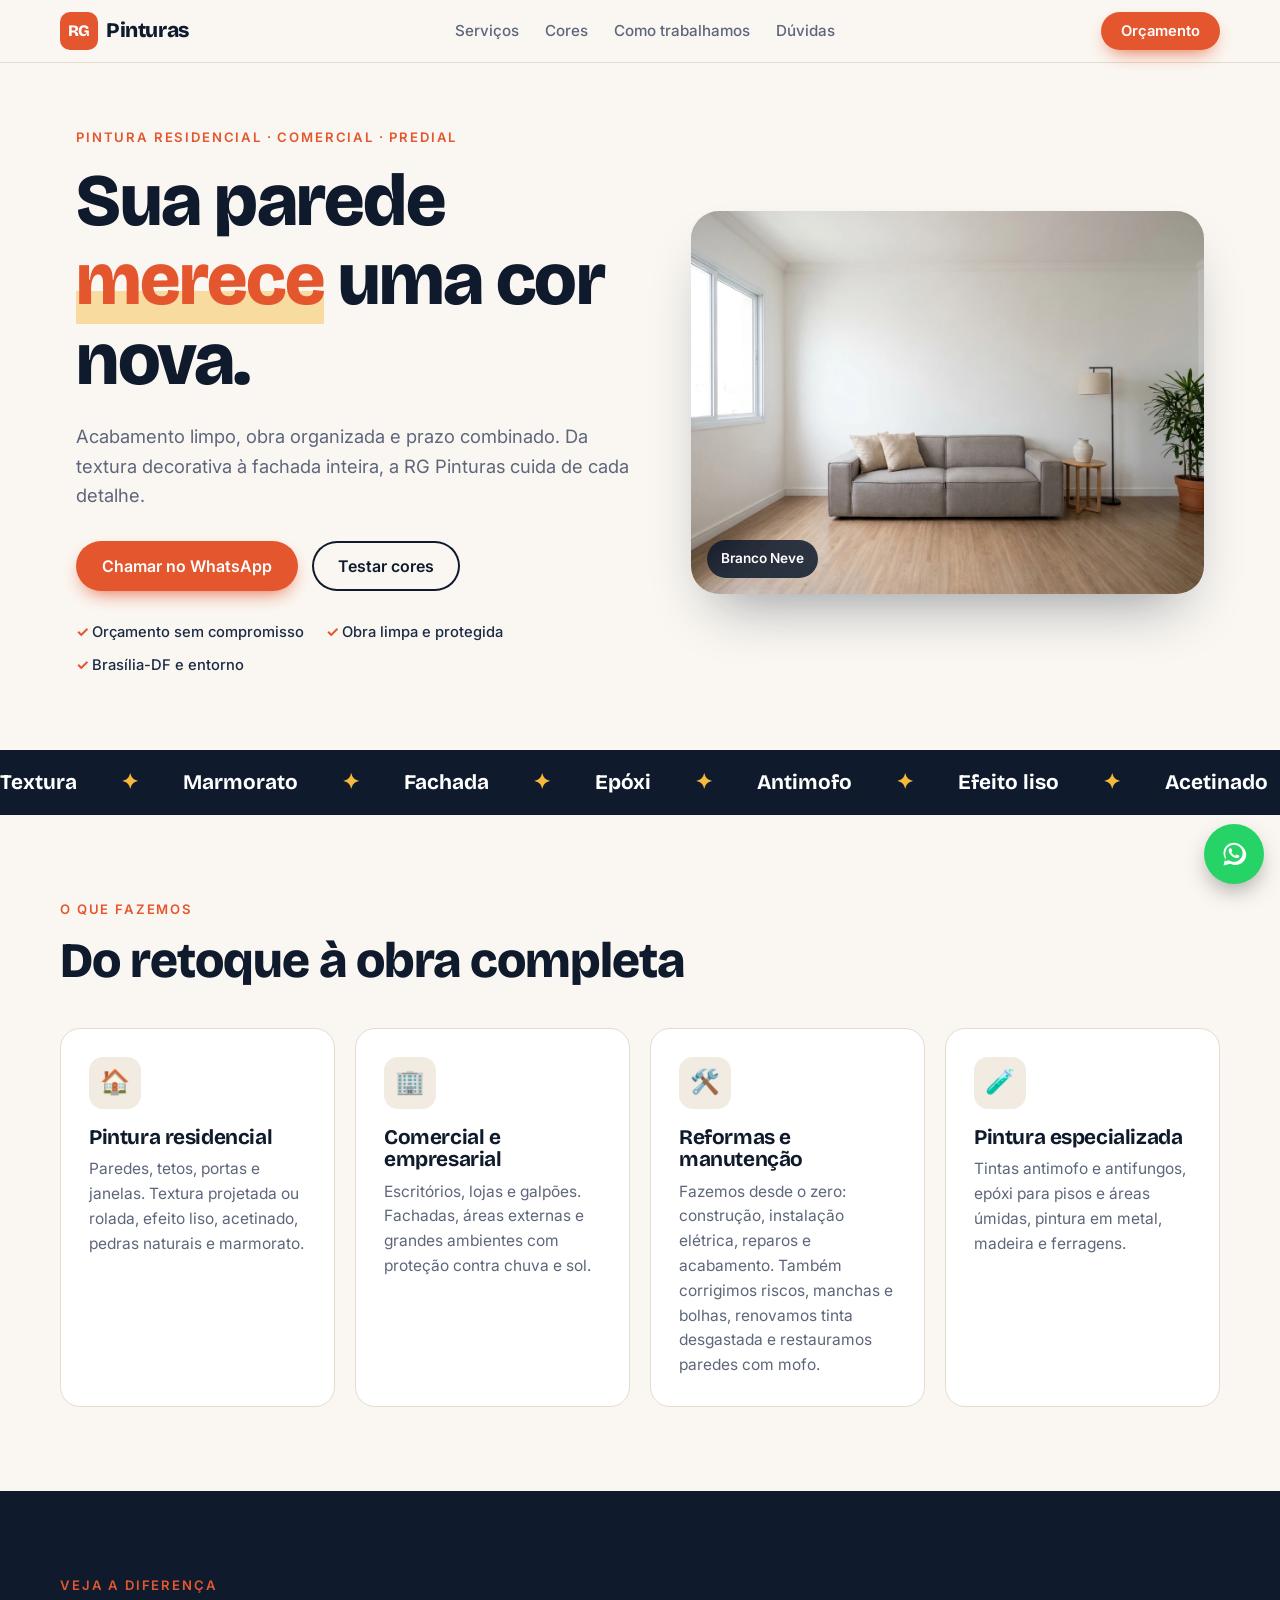
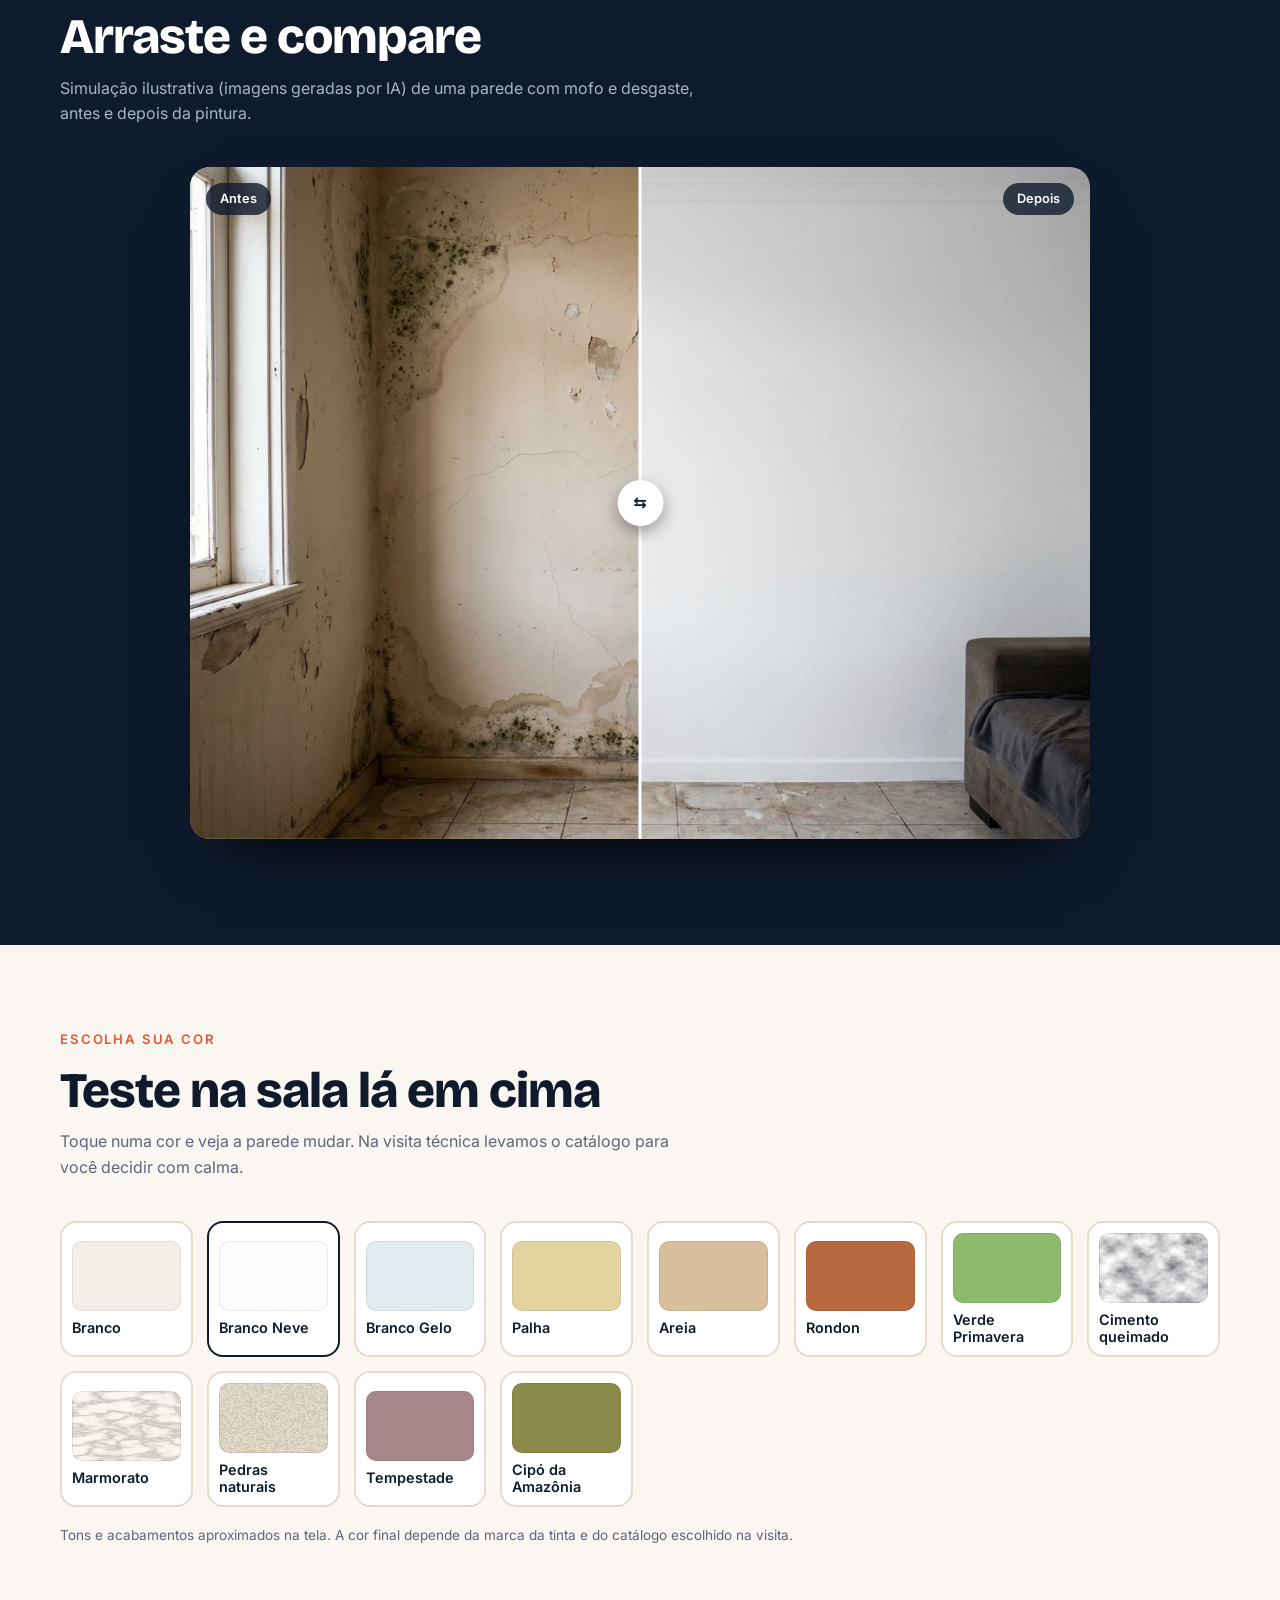
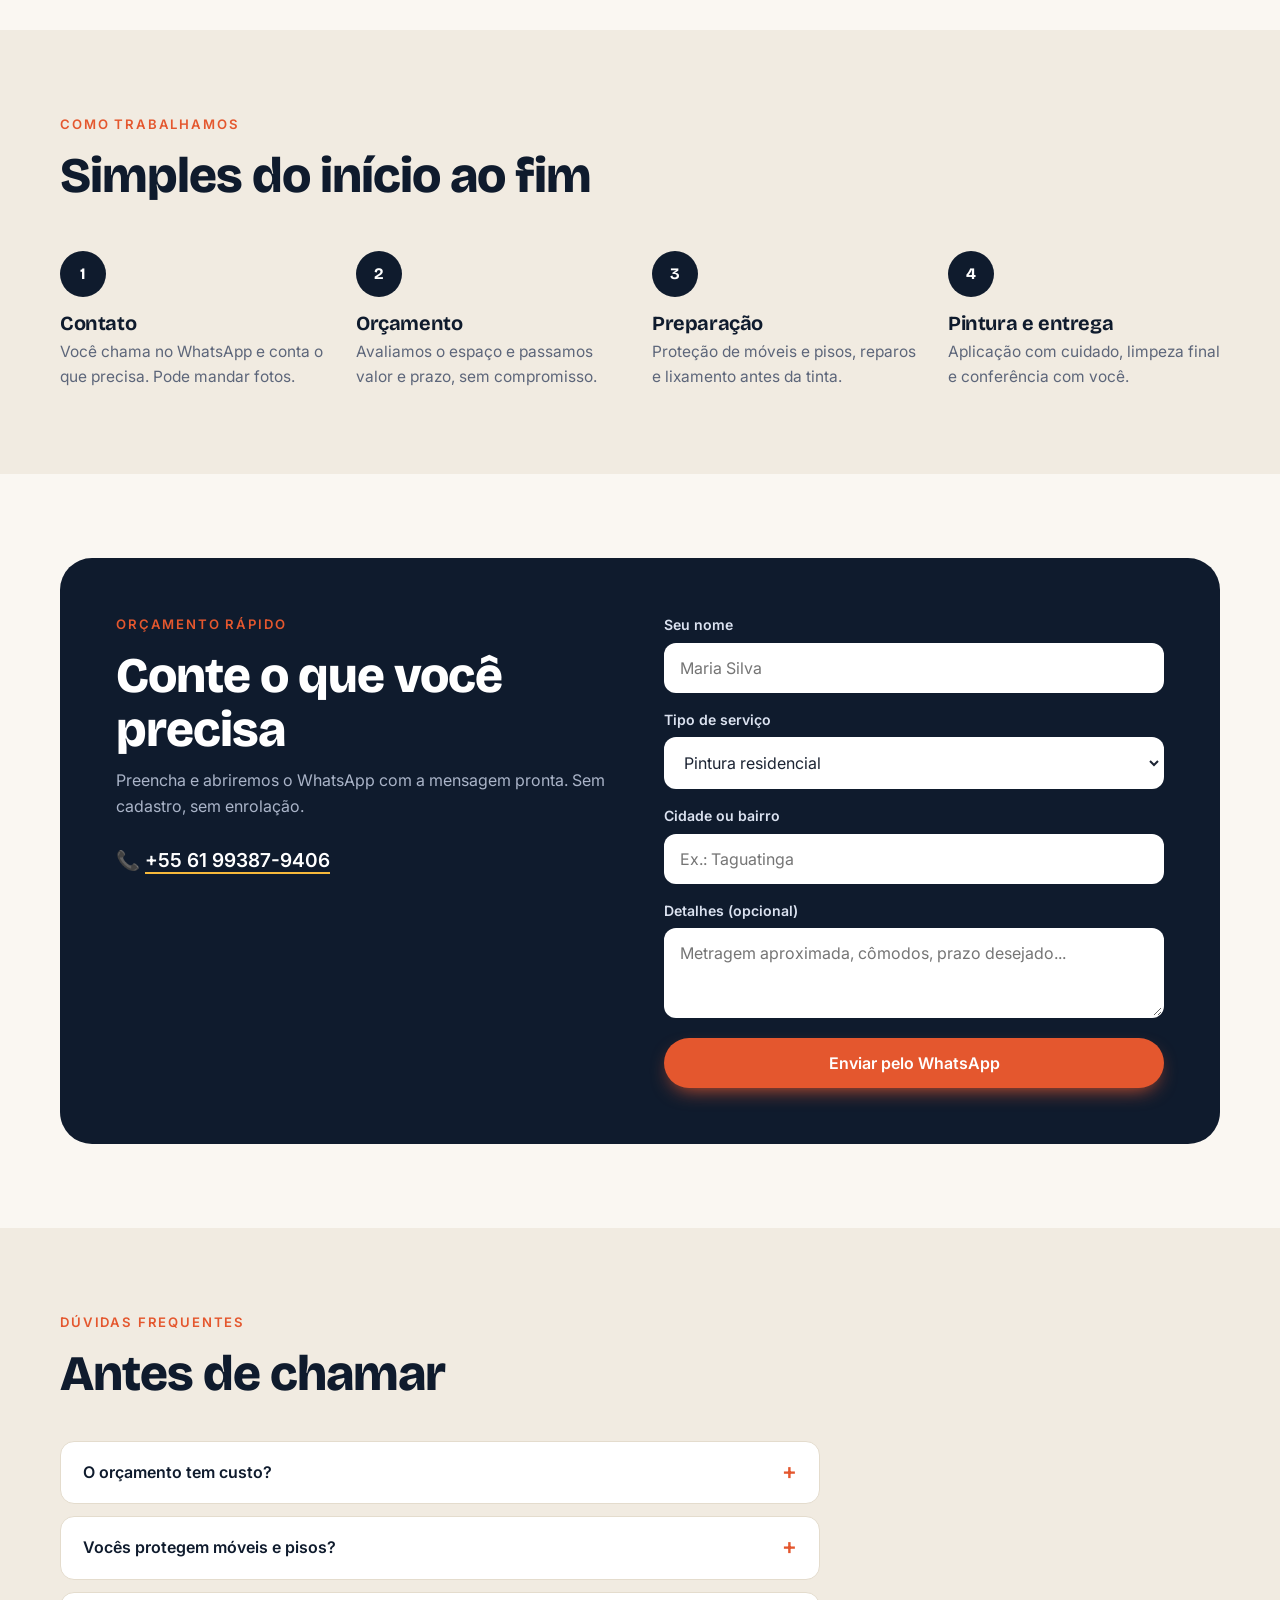
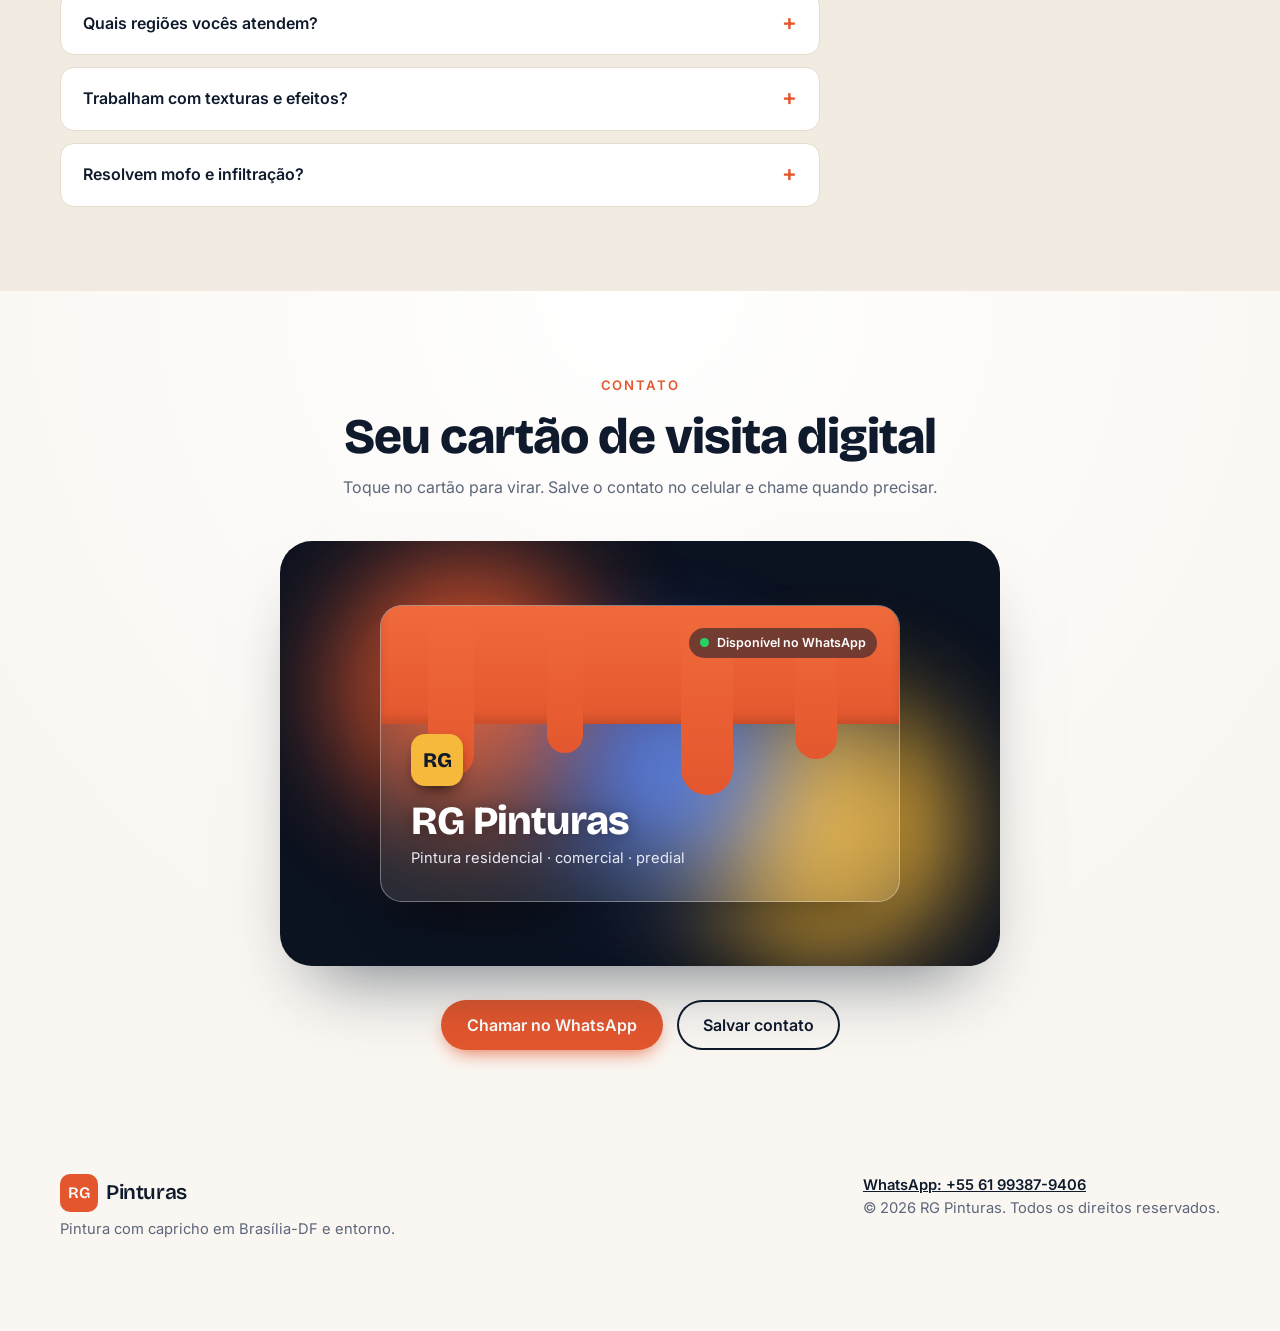
<file: index.html>
<!doctype html>
<html lang="pt-BR">
<head>
<meta charset="utf-8">
<meta name="viewport" content="width=device-width, initial-scale=1">
<title>RG Pinturas | Pintura residencial e comercial em Brasília-DF</title>
<meta name="description" content="RG Pinturas: pintura residencial, comercial e predial com acabamento de alto padrão. Peça seu orçamento sem compromisso pelo WhatsApp.">
<meta name="theme-color" content="#0f1b2d">
<link rel="preconnect" href="https://fonts.googleapis.com">
<link rel="preconnect" href="https://fonts.gstatic.com" crossorigin>
<link href="https://fonts.googleapis.com/css2?family=Bricolage+Grotesque:wght@500;700;800&family=Inter:wght@400;500;600&display=swap" rel="stylesheet">
<link rel="stylesheet" href="styles.css">
</head>
<body>

<header class="nav" id="top">
  <a href="#top" class="logo" aria-label="RG Pinturas"><span class="logo-mark">RG</span> Pinturas</a>
  <nav aria-label="Principal">
    <a href="#servicos">Serviços</a>
    <a href="#cores">Cores</a>
    <a href="#processo">Como trabalhamos</a>
    <a href="#faq">Dúvidas</a>
  </nav>
  <a class="btn btn-sm wa-link" href="#orcamento">Orçamento</a>
  <button class="menu" id="menu" type="button" aria-label="Abrir menu" aria-expanded="false">☰</button>
</header>

<main>
<!-- HERO -->
<section class="hero">
  <div class="hero-text">
    <p class="eyebrow">Pintura residencial · comercial · predial</p>
    <h1>Sua parede <em>merece</em> uma cor nova.</h1>
    <p class="lead">Acabamento limpo, obra organizada e prazo combinado. Da textura decorativa à fachada inteira, a RG Pinturas cuida de cada detalhe.</p>
    <div class="cta-row">
      <a class="btn wa-link" href="#">Chamar no WhatsApp</a>
      <a class="btn btn-ghost" href="#cores">Testar cores</a>
    </div>
    <ul class="badges">
      <li>Orçamento sem compromisso</li>
      <li>Obra limpa e protegida</li>
      <li>Brasília-DF e entorno</li>
    </ul>
  </div>

  <div class="room" id="room" role="img" aria-label="Sala com a parede mudando de cor. Escolha uma cor na paleta abaixo.">
    <img class="room-img on" id="roomA" src="assets/sala/branco-neve.webp" alt="" width="1200" height="896" decoding="async" fetchpriority="high">
    <img class="room-img" id="roomB" alt="" width="1200" height="896" decoding="async">
    <div class="room-label" id="colorName" aria-live="polite">Branco Neve</div>
  </div>
</section>

<!-- FAIXA -->
<div class="marquee" aria-hidden="true">
  <div class="marquee-track">
    <span>Textura</span><span>Marmorato</span><span>Fachada</span><span>Epóxi</span><span>Antimofo</span><span>Efeito liso</span><span>Acetinado</span><span>Impermeabilizante</span><span>Construção</span><span>Instalação elétrica</span>
    <span>Textura</span><span>Marmorato</span><span>Fachada</span><span>Epóxi</span><span>Antimofo</span><span>Efeito liso</span><span>Acetinado</span><span>Impermeabilizante</span><span>Construção</span><span>Instalação elétrica</span>
  </div>
</div>

<!-- SERVIÇOS -->
<section class="section" id="servicos">
  <div class="section-head">
    <p class="eyebrow">O que fazemos</p>
    <h2>Do retoque à obra completa</h2>
  </div>
  <div class="cards">
    <article class="card">
      <span class="card-ico">🏠</span>
      <h3>Pintura residencial</h3>
      <p>Paredes, tetos, portas e janelas. Textura projetada ou rolada, efeito liso, acetinado, pedras naturais e marmorato.</p>
    </article>
    <article class="card">
      <span class="card-ico">🏢</span>
      <h3>Comercial e empresarial</h3>
      <p>Escritórios, lojas e galpões. Fachadas, áreas externas e grandes ambientes com proteção contra chuva e sol.</p>
    </article>
    <article class="card">
      <span class="card-ico">🛠️</span>
      <h3>Reformas e manutenção</h3>
      <p>Fazemos desde o zero: construção, instalação elétrica, reparos e acabamento. Também corrigimos riscos, manchas e bolhas, renovamos tinta desgastada e restauramos paredes com mofo.</p>
    </article>
    <article class="card">
      <span class="card-ico">🧪</span>
      <h3>Pintura especializada</h3>
      <p>Tintas antimofo e antifungos, epóxi para pisos e áreas úmidas, pintura em metal, madeira e ferragens.</p>
    </article>
  </div>
</section>

<!-- ANTES E DEPOIS -->
<section class="section dark" id="antes-depois">
  <div class="section-head">
    <p class="eyebrow">Veja a diferença</p>
    <h2>Arraste e compare</h2>
    <p class="muted">Simulação ilustrativa (imagens geradas por IA) de uma parede com mofo e desgaste, antes e depois da pintura.</p>
  </div>
  <div class="compare" id="compare">
    <img class="compare-img" id="afterImg" src="assets/depois-branco-neve.webp" alt="Parede após a pintura: branco neve, lisa e uniforme" width="1200" height="896" loading="lazy" draggable="false">
    <span class="tag tag-r">Depois</span>
    <div class="compare-before" id="before">
      <img class="compare-img" src="assets/antes.webp" alt="Parede antes da pintura: com mofo, rachaduras e tinta descascando" width="1200" height="896" loading="lazy" draggable="false">
      <span class="tag">Antes</span>
    </div>
    <div class="compare-handle" id="handle"><span>⇆</span></div>
    <input type="range" min="0" max="100" value="50" id="range" aria-label="Comparar antes e depois">
  </div>
  <div class="afters" id="afters" hidden></div>
</section>

<!-- CORES -->
<section class="section" id="cores">
  <div class="section-head">
    <p class="eyebrow">Escolha sua cor</p>
    <h2>Teste na sala lá em cima</h2>
    <p class="muted">Toque numa cor e veja a parede mudar. Na visita técnica levamos o catálogo para você decidir com calma.</p>
  </div>
  <div class="swatches" id="swatches"></div>
  <p class="muted small">Tons e acabamentos aproximados na tela. A cor final depende da marca da tinta e do catálogo escolhido na visita.</p>
</section>

<!-- PROCESSO -->
<section class="section soft" id="processo">
  <div class="section-head">
    <p class="eyebrow">Como trabalhamos</p>
    <h2>Simples do início ao fim</h2>
  </div>
  <ol class="steps">
    <li><b>1</b><h3>Contato</h3><p>Você chama no WhatsApp e conta o que precisa. Pode mandar fotos.</p></li>
    <li><b>2</b><h3>Orçamento</h3><p>Avaliamos o espaço e passamos valor e prazo, sem compromisso.</p></li>
    <li><b>3</b><h3>Preparação</h3><p>Proteção de móveis e pisos, reparos e lixamento antes da tinta.</p></li>
    <li><b>4</b><h3>Pintura e entrega</h3><p>Aplicação com cuidado, limpeza final e conferência com você.</p></li>
  </ol>
</section>

<!-- ORÇAMENTO -->
<section class="section" id="orcamento">
  <div class="quote">
    <div>
      <p class="eyebrow">Orçamento rápido</p>
      <h2>Conte o que você precisa</h2>
      <p class="muted">Preencha e abriremos o WhatsApp com a mensagem pronta. Sem cadastro, sem enrolação.</p>
      <p class="phone">📞 <a class="wa-link" href="#">+55 61 99387-9406</a></p>
    </div>
    <form id="form" novalidate>
      <label>Seu nome
        <input name="nome" required autocomplete="name" placeholder="Maria Silva">
      </label>
      <label>Tipo de serviço
        <select name="servico">
          <option>Pintura residencial</option>
          <option>Pintura comercial</option>
          <option>Textura / efeito decorativo</option>
          <option>Reforma / construção / elétrica</option>
          <option>Retoque / manutenção</option>
          <option>Antimofo / epóxi / especializada</option>
        </select>
      </label>
      <label>Cidade ou bairro
        <input name="local" autocomplete="address-level2" placeholder="Ex.: Taguatinga">
      </label>
      <label>Detalhes (opcional)
        <textarea name="obs" rows="3" placeholder="Metragem aproximada, cômodos, prazo desejado..."></textarea>
      </label>
      <button class="btn" type="submit">Enviar pelo WhatsApp</button>
    </form>
  </div>
</section>

<!-- FAQ -->
<section class="section soft" id="faq">
  <div class="section-head">
    <p class="eyebrow">Dúvidas frequentes</p>
    <h2>Antes de chamar</h2>
  </div>
  <div class="faq">
    <details><summary>O orçamento tem custo?</summary><p>Não. O orçamento é sem compromisso. Você manda fotos e detalhes pelo WhatsApp e retornamos com os valores.</p></details>
    <details><summary>Vocês protegem móveis e pisos?</summary><p>Sim. A preparação inclui cobrir móveis, pisos e esquadrias, e a obra termina com limpeza.</p></details>
    <details><summary>Quais regiões vocês atendem?</summary><p>Brasília-DF e entorno. Se estiver em dúvida se atendemos sua região, é só perguntar.</p></details>
    <details><summary>Trabalham com texturas e efeitos?</summary><p>Sim: textura projetada ou rolada, liso, acetinado, marmorato e efeito de pedras naturais.</p></details>
    <details><summary>Resolvem mofo e infiltração?</summary><p>Tratamos paredes com mofo usando tintas antimofo e antifungos. Se houver infiltração ativa, avaliamos a causa antes de pintar.</p></details>
  </div>
</section>
<!-- CARTÃO DE VISITA -->
<section class="section cardsec" id="contato">
  <div class="section-head center">
    <p class="eyebrow">Contato</p>
    <h2>Seu cartão de visita digital</h2>
    <p class="muted">Toque no cartão para virar. Salve o contato no celular e chame quando precisar.</p>
  </div>

  <div class="bcard-wrap">
    <div class="bstage">
      <span class="blob bx"></span><span class="blob by"></span><span class="blob bz"></span>
      <div class="bcard" id="bcard" tabindex="0" role="button" aria-pressed="false" aria-label="Cartão de visita RG Pinturas. Toque para virar.">
        <div class="bcard-inner">
          <div class="bcard-face bcard-front">
            <span class="paint" aria-hidden="true"></span>
            <span class="drip d1" aria-hidden="true"></span><span class="drip d2" aria-hidden="true"></span><span class="drip d3" aria-hidden="true"></span><span class="drip d4" aria-hidden="true"></span>
            <span class="bcard-live"><i></i>Disponível no WhatsApp</span>
            <div class="bcard-id">
              <span class="bcard-mark">RG</span>
              <h3>RG Pinturas</h3>
              <p>Pintura residencial · comercial · predial</p>
            </div>
          </div>
          <div class="bcard-face bcard-back">
            <p class="bcard-kicker">Peça seu orçamento</p>
            <h3>Vamos transformar<br>seu ambiente?</h3>
            <ul>
              <li><span>WhatsApp</span><b>+55 61 99387-9406</b></li>
              <li><span>Atendimento</span><b>Brasília-DF e entorno</b></li>
              <li><span>Orçamento</span><b>Sem compromisso</b></li>
            </ul>
          </div>
        </div>
      </div>
    </div>
    <div class="cta-row center">
      <a class="btn wa-link" href="#">Chamar no WhatsApp</a>
      <button class="btn btn-ghost" id="saveContact" type="button">Salvar contato</button>
    </div>
  </div>
</section>
</main>

<footer class="footer">
  <div>
    <a href="#top" class="logo"><span class="logo-mark">RG</span> Pinturas</a>
    <p>Pintura com capricho em Brasília-DF e entorno.</p>
  </div>
  <div>
    <a class="wa-link" href="#">WhatsApp: +55 61 99387-9406</a>
    <p>© <span id="year"></span> RG Pinturas. Todos os direitos reservados.</p>
  </div>
</footer>

<a class="fab wa-link" href="#" aria-label="Chamar no WhatsApp">
  <svg viewBox="0 0 32 32" width="28" height="28" fill="currentColor" aria-hidden="true"><path d="M16 3C9.4 3 4 8.3 4 14.9c0 2.3.7 4.5 1.900 6.400L4 29l7.900-2c1.800 1 3.900 1.500 6.100 1.500 6.600 0 12-5.300 12-11.900S22.600 3 16 3zm0 21.800c-1.900 0-3.800-.5-5.400-1.500l-.4-.2-4.700 1.200 1.300-4.500-.3-.5A9.700 9.700 0 0 1 6.200 15C6.200 9.600 10.600 5.300 16 5.300s9.800 4.300 9.800 9.700-4.400 9.800-9.800 9.800zm5.400-7.300c-.3-.1-1.800-.9-2-1-.3-.1-.5-.1-.7.100-.2.300-.8 1-.9 1.200-.2.200-.3.200-.6.100-.3-.1-1.300-.5-2.400-1.500-.9-.8-1.500-1.800-1.700-2.100-.2-.3 0-.5.100-.6l.5-.5c.1-.2.200-.3.300-.5.100-.2 0-.4 0-.5l-1-2.300c-.2-.6-.5-.5-.7-.5h-.6c-.2 0-.5.100-.8.400-.3.300-1 1-1 2.500s1.100 2.900 1.200 3.100c.1.200 2.100 3.300 5.200 4.600.7.300 1.300.5 1.700.6.700.2 1.400.2 1.900.1.600-.1 1.800-.7 2-1.400.3-.7.300-1.300.2-1.400-.1-.1-.3-.2-.6-.3z"/></svg>
</a>

<script src="script.js"></script>
</body>
</html>
</file>
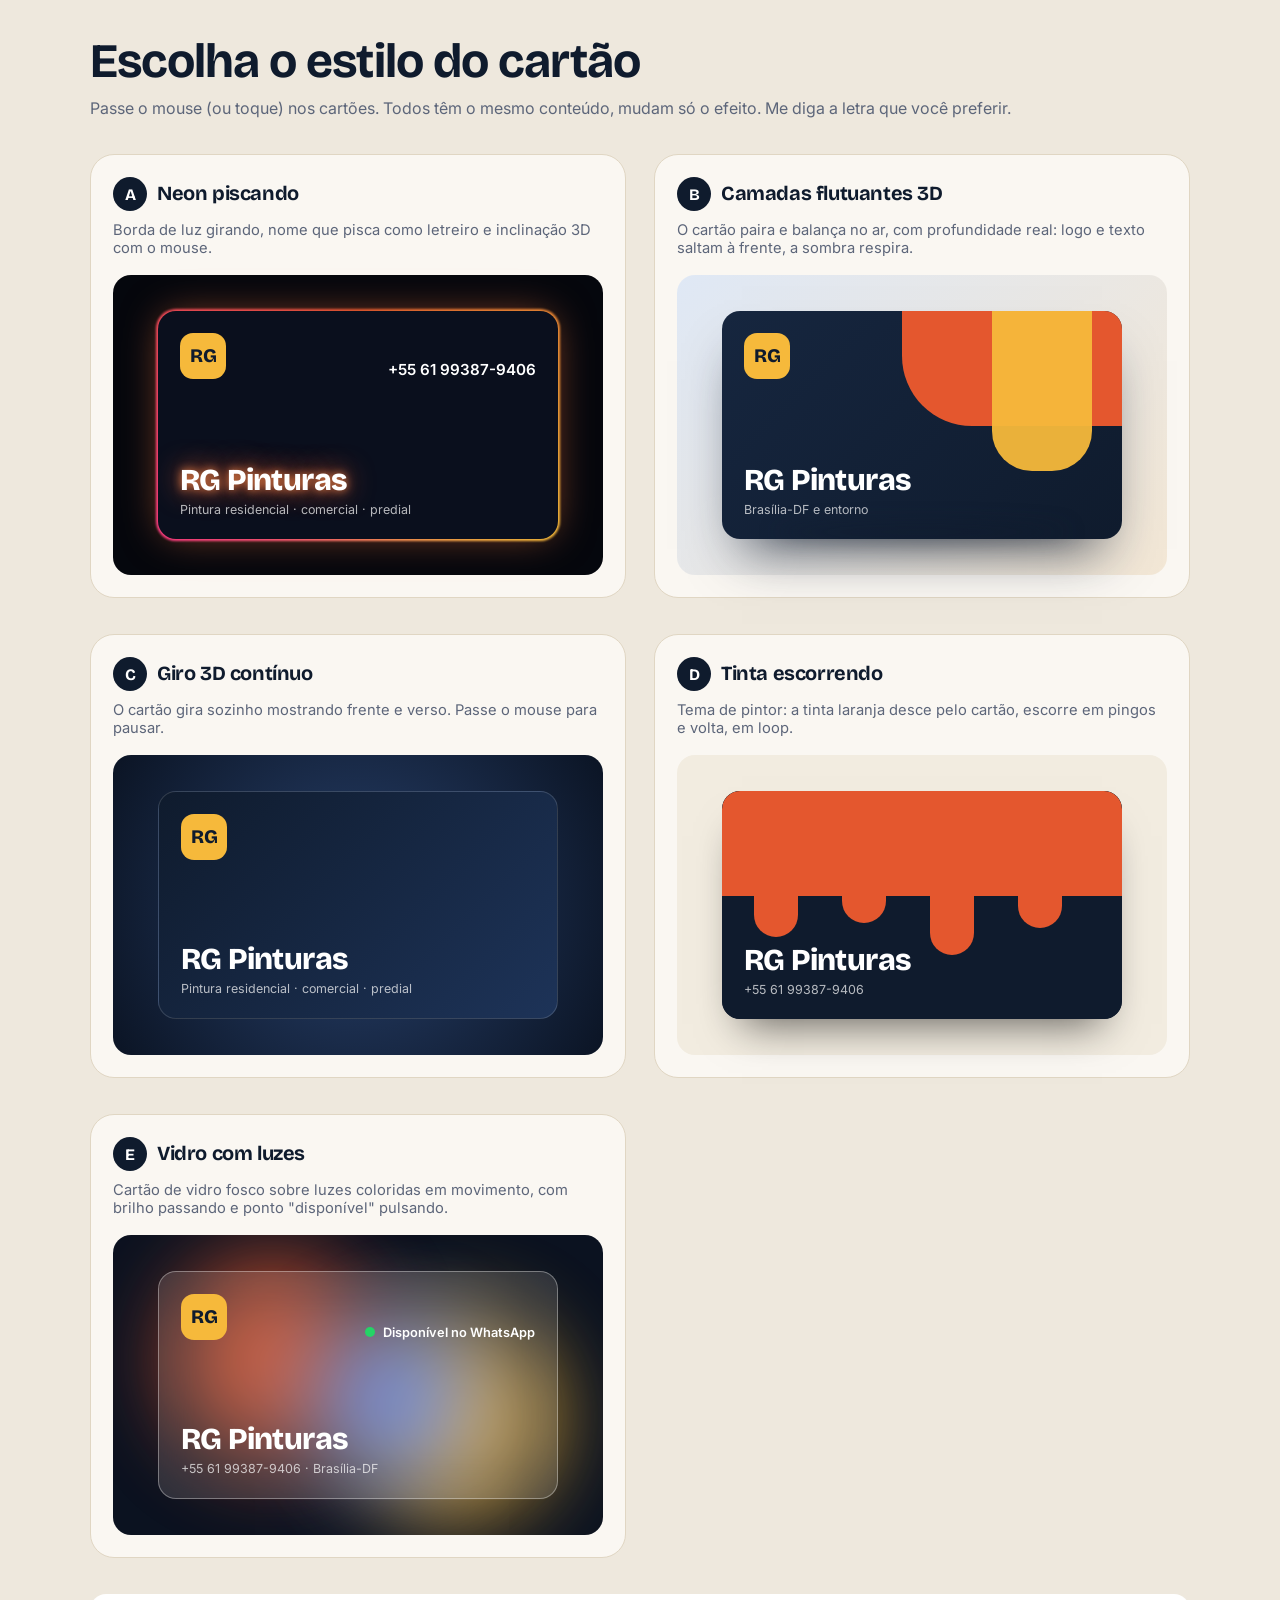
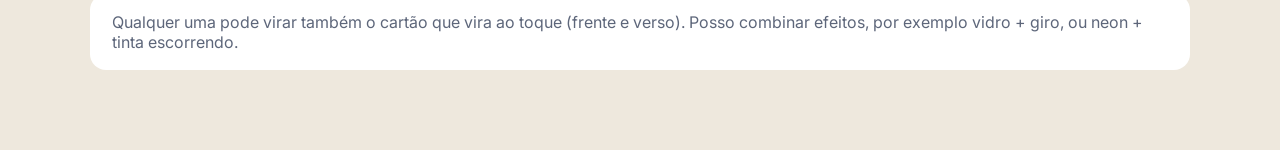
<file: opcoes-cartao.html>
<!doctype html>
<html lang="pt-BR">
<head>
<meta charset="utf-8">
<meta name="viewport" content="width=device-width, initial-scale=1">
<title>Opções de cartão | RG Pinturas</title>
<link href="https://fonts.googleapis.com/css2?family=Bricolage+Grotesque:wght@700;800&family=Inter:wght@400;500;600&display=swap" rel="stylesheet">
<style>
@property --a{syntax:"<angle>";inherits:false;initial-value:0deg}
:root{--ink:#0f1b2d;--accent:#e4572e;--gold:#f6b93b}
*{box-sizing:border-box;margin:0}
body{font-family:Inter,sans-serif;background:#eee8dd;color:var(--ink);padding:32px 16px 80px}
h1,h2,h3,.fnt{font-family:"Bricolage Grotesque",sans-serif;letter-spacing:-.02em}
header{max-width:1100px;margin:0 auto 36px}
header h1{font-size:clamp(2rem,5vw,3rem)}
header p{color:#5d667a;margin-top:8px}
.grid{max-width:1100px;margin:0 auto;display:grid;grid-template-columns:repeat(auto-fit,minmax(min(100%,460px),1fr));gap:36px 28px}
.opt{background:#faf7f2;border-radius:24px;padding:22px;display:grid;gap:18px;border:1px solid #e0d6c3}
.opt h2{font-size:1.25rem}
.opt h2 b{display:inline-grid;place-items:center;width:34px;height:34px;border-radius:50%;background:var(--ink);color:#fff;margin-right:10px;font-size:1rem}
.opt p.desc{color:#5d667a;font-size:.92rem;margin-top:-8px}
.stage{display:grid;place-items:center;padding:26px 10px;border-radius:18px;perspective:1200px;min-height:300px}
.card{position:relative;width:min(100%,400px);aspect-ratio:1.75/1;border-radius:18px;transform-style:preserve-3d;transition:transform .15s ease-out;color:#fff}
.mark{display:grid;place-items:center;width:46px;height:46px;border-radius:13px;background:var(--gold);color:var(--ink);font:800 1.2rem "Bricolage Grotesque"}
.card h3{font-size:1.9rem;font-weight:800}
.card small{display:block;opacity:.7;font-size:.78rem;margin-top:4px}
.tel{font-weight:600;font-size:.95rem}
.face{position:absolute;inset:0;border-radius:18px;padding:22px;display:flex;flex-direction:column;justify-content:space-between;backface-visibility:hidden;-webkit-backface-visibility:hidden;overflow:hidden}

/* A NEON */
.sa{background:#05070d}
.a{background:#0a0f1d;box-shadow:0 0 40px -6px rgba(255,120,60,.55)}
.a::before{content:"";position:absolute;inset:-2px;border-radius:20px;z-index:-1;background:conic-gradient(from var(--a),#e4572e,#f6b93b,#ff3d81,#e4572e);animation:spin 4s linear infinite;filter:blur(1px)}
.a .face{background:#0a0f1d}
@keyframes spin{to{--a:360deg}}
.a h3{animation:flick 3.2s infinite;text-shadow:0 0 10px #ff8a4a,0 0 28px #e4572e}
.a .mark{animation:pulse 2s ease-in-out infinite}
@keyframes flick{0%,18%,22%,62%,64%,100%{opacity:1}20%,63%{opacity:.35}}
@keyframes pulse{50%{box-shadow:0 0 22px 4px var(--gold)}}

/* B CAMADAS */
.sb{background:linear-gradient(135deg,#dfe8f5,#f3e7d5)}
.b{animation:float 6s ease-in-out infinite}
.b .face{background:linear-gradient(135deg,#16263f,#0f1b2d);box-shadow:0 30px 50px -20px rgba(15,27,45,.7)}
.b .l1{transform:translateZ(40px)}
.b .l2{transform:translateZ(70px)}
.b .stroke{position:absolute;right:-20px;top:-10px;width:60%;height:55%;background:var(--accent);border-radius:0 0 0 70px;transform:translateZ(15px)}
.b .stroke2{position:absolute;right:30px;top:0;width:25%;height:70%;background:var(--gold);border-radius:0 0 40px 40px;transform:translateZ(30px);opacity:.95}
@keyframes float{0%,100%{transform:translateY(0) rotateX(8deg) rotateY(-14deg)}50%{transform:translateY(-16px) rotateX(-6deg) rotateY(14deg)}}
.b-shadow{position:absolute;bottom:34px;width:60%;height:18px;border-radius:50%;background:rgba(15,27,45,.35);filter:blur(10px);animation:sh 6s ease-in-out infinite}
@keyframes sh{50%{transform:scale(.8);opacity:.5}}
.sb{position:relative}

/* C GIRO */
.sc{background:radial-gradient(circle,#27406b,#0b1424)}
.c{animation:rot 9s linear infinite}
.sc:hover .c{animation-play-state:paused}
@keyframes rot{to{transform:rotateY(360deg)}}
.c .f{background:linear-gradient(135deg,#0f1b2d,#1d3358)}
.c .bk{transform:rotateY(180deg);background:linear-gradient(135deg,#fff7ea,#f6e7cf);color:var(--ink)}
.c .face{border:1px solid rgba(255,255,255,.15)}

/* D TINTA */
.sd{background:#f2ece0}
.d{background:var(--ink);box-shadow:0 25px 40px -20px rgba(0,0,0,.6);overflow:hidden}
.d .face{background:var(--ink)}
.d .paint{position:absolute;left:0;right:0;top:0;height:46%;background:var(--accent);animation:fill 7s ease-in-out infinite;transform-origin:top}
@keyframes fill{0%{transform:scaleY(0)}35%,75%{transform:scaleY(1)}100%{transform:scaleY(0)}}
.d .drip{position:absolute;top:0;width:11%;background:var(--accent);border-radius:0 0 99px 99px;transform-origin:top;animation:fill 7s ease-in-out infinite}
.d .drip:nth-child(2){left:8%;height:64%;animation-delay:.1s}
.d .drip:nth-child(3){left:30%;height:58%;animation-delay:.3s}
.d .drip:nth-child(4){left:52%;height:72%;animation-delay:.15s}
.d .drip:nth-child(5){left:74%;height:60%;animation-delay:.4s}
.d .txt{position:relative;margin-top:auto}
.d .face > *{position:relative}
.d .face .paint,.d .face .drip{position:absolute}

/* E VIDRO */
.se{position:relative;overflow:hidden;background:#0b1220}
.blob{position:absolute;width:200px;height:200px;border-radius:50%;filter:blur(45px);opacity:.85}
.blob.x{background:var(--accent);left:12%;top:8%;animation:mv1 8s ease-in-out infinite alternate}
.blob.y{background:var(--gold);right:10%;bottom:6%;animation:mv2 9s ease-in-out infinite alternate}
.blob.z{background:#4a7bff;left:42%;top:30%;width:150px;height:150px;animation:mv3 7s ease-in-out infinite alternate}
@keyframes mv1{to{transform:translate(160px,90px)}}
@keyframes mv2{to{transform:translate(-170px,-80px)}}
@keyframes mv3{to{transform:translate(-90px,70px) scale(1.3)}}
.e .face{background:rgba(255,255,255,.12);backdrop-filter:blur(18px);-webkit-backdrop-filter:blur(18px);border:1px solid rgba(255,255,255,.35)}
.e .face::after{content:"";position:absolute;inset:0;background:linear-gradient(115deg,transparent 40%,rgba(255,255,255,.35) 50%,transparent 60%);transform:translateX(-130%);animation:sw 4.5s ease-in-out infinite}
@keyframes sw{60%,100%{transform:translateX(130%)}}
.live{display:inline-flex;align-items:center;gap:8px;font-size:.8rem;font-weight:600}
.live i{width:10px;height:10px;border-radius:50%;background:#25d366;animation:ping 1.6s infinite}
@keyframes ping{0%{box-shadow:0 0 0 0 rgba(37,211,102,.8)}100%{box-shadow:0 0 0 14px rgba(37,211,102,0)}}
.row{display:flex;justify-content:space-between;align-items:flex-end}
.note{max-width:1100px;margin:36px auto 0;background:#fff;border-radius:16px;padding:18px 22px;color:#5d667a}
@media (prefers-reduced-motion:reduce){*{animation:none!important}}
</style>
</head>
<body>
<header>
  <h1>Escolha o estilo do cartão</h1>
  <p>Passe o mouse (ou toque) nos cartões. Todos têm o mesmo conteúdo, mudam só o efeito. Me diga a letra que você preferir.</p>
</header>

<div class="grid">

<section class="opt">
  <h2><b>A</b>Neon piscando</h2>
  <p class="desc">Borda de luz girando, nome que pisca como letreiro e inclinação 3D com o mouse.</p>
  <div class="stage sa"><div class="card a" data-tilt>
    <div class="face"><div class="row"><span class="mark">RG</span><span class="tel">+55 61 99387-9406</span></div>
    <div><h3>RG Pinturas</h3><small>Pintura residencial · comercial · predial</small></div></div>
  </div></div>
</section>

<section class="opt">
  <h2><b>B</b>Camadas flutuantes 3D</h2>
  <p class="desc">O cartão paira e balança no ar, com profundidade real: logo e texto saltam à frente, a sombra respira.</p>
  <div class="stage sb"><div class="card b">
    <div class="face"><span class="stroke"></span><span class="stroke2"></span>
      <span class="mark l2">RG</span>
      <div class="l1"><h3>RG Pinturas</h3><small>Brasília-DF e entorno</small></div></div>
  </div><div class="b-shadow"></div></div>
</section>

<section class="opt">
  <h2><b>C</b>Giro 3D contínuo</h2>
  <p class="desc">O cartão gira sozinho mostrando frente e verso. Passe o mouse para pausar.</p>
  <div class="stage sc"><div class="card c">
    <div class="face f"><span class="mark">RG</span><div><h3>RG Pinturas</h3><small>Pintura residencial · comercial · predial</small></div></div>
    <div class="face bk"><span class="fnt" style="font-weight:800;font-size:1.3rem">Vamos transformar seu ambiente?</span>
      <div><div class="tel">+55 61 99387-9406</div><small style="opacity:.6">Orçamento sem compromisso</small></div></div>
  </div></div>
</section>

<section class="opt">
  <h2><b>D</b>Tinta escorrendo</h2>
  <p class="desc">Tema de pintor: a tinta laranja desce pelo cartão, escorre em pingos e volta, em loop.</p>
  <div class="stage sd"><div class="card d" data-tilt>
    <div class="face"><span class="paint"></span><span class="drip"></span><span class="drip"></span><span class="drip"></span><span class="drip"></span>
      <span class="mark" style="position:relative;opacity:0">RG</span>
      <div class="txt"><h3>RG Pinturas</h3><small>+55 61 99387-9406</small></div></div>
  </div></div>
</section>

<section class="opt">
  <h2><b>E</b>Vidro com luzes</h2>
  <p class="desc">Cartão de vidro fosco sobre luzes coloridas em movimento, com brilho passando e ponto "disponível" pulsando.</p>
  <div class="stage se"><span class="blob x"></span><span class="blob y"></span><span class="blob z"></span>
    <div class="card e" data-tilt>
      <div class="face"><div class="row"><span class="mark">RG</span><span class="live"><i></i>Disponível no WhatsApp</span></div>
      <div><h3>RG Pinturas</h3><small>+55 61 99387-9406 · Brasília-DF</small></div></div>
  </div></div>
</section>

</div>

<p class="note">Qualquer uma pode virar também o cartão que vira ao toque (frente e verso). Posso combinar efeitos, por exemplo vidro + giro, ou neon + tinta escorrendo.</p>

<script>
document.querySelectorAll("[data-tilt]").forEach(c=>{
  c.addEventListener("mousemove",e=>{const r=c.getBoundingClientRect();
    const x=(e.clientX-r.left)/r.width-.5,y=(e.clientY-r.top)/r.height-.5;
    c.style.transform=`rotateX(${-y*16}deg) rotateY(${x*16}deg)`});
  c.addEventListener("mouseleave",()=>c.style.transform="");
});
</script>
</body>
</html>
</file>
<file: styles.css>
:root{
  --ink:#0f1b2d; --ink-2:#1b2b44; --paper:#faf7f2; --soft:#f1ebe1; --line:#e4dccd;
  --accent:#e4572e; --accent-2:#f6b93b; --text:#1c2433; --muted:#5d667a;
  --r:20px; --max:1160px;
}
*{box-sizing:border-box;margin:0}
html{scroll-behavior:smooth;-webkit-text-size-adjust:100%}
body{overflow-x:clip;font-family:Inter,system-ui,sans-serif;background:var(--paper);color:var(--text);line-height:1.6;-webkit-font-smoothing:antialiased}
h1,h2,h3,.logo{font-family:"Bricolage Grotesque",Inter,sans-serif;line-height:1.08;letter-spacing:-.02em}
a{color:inherit}
img,svg{max-width:100%}

/* NAV */
.nav{position:sticky;top:0;z-index:50;display:flex;align-items:center;justify-content:space-between;gap:16px;padding:12px max(16px,calc((100vw - var(--max))/2));background:rgba(250,247,242,.9);backdrop-filter:blur(10px);border-bottom:1px solid var(--line)}
.menu{display:none;margin-left:auto;width:44px;height:44px;border:0;border-radius:12px;background:var(--soft);cursor:pointer;place-items:center;font-size:1.3rem;color:var(--ink)}
.nav nav{display:flex;gap:26px}
.nav nav a{text-decoration:none;font-weight:500;font-size:.95rem;color:var(--muted)}
.nav nav a:hover{color:var(--ink)}
.logo{display:inline-flex;align-items:center;gap:8px;font-weight:800;font-size:1.3rem;text-decoration:none;color:var(--ink)}
.logo-mark{display:grid;place-items:center;width:38px;height:38px;border-radius:10px;background:var(--accent);color:#fff;font-size:1rem}

/* BUTTONS */
.btn{display:inline-block;border:0;cursor:pointer;font:600 1rem Inter,sans-serif;padding:15px 26px;border-radius:999px;background:var(--accent);color:#fff;text-decoration:none;transition:transform .2s,box-shadow .2s;box-shadow:0 8px 20px -8px var(--accent)}
.btn:hover{transform:translateY(-2px)}
.btn:focus-visible,a:focus-visible,summary:focus-visible,input:focus-visible,select:focus-visible,textarea:focus-visible{outline:3px solid var(--accent-2);outline-offset:2px}
.btn-sm{padding:10px 20px;font-size:.92rem}
.btn-ghost{background:transparent;color:var(--ink);box-shadow:inset 0 0 0 2px var(--ink)}

/* HERO */
.hero{display:grid;grid-template-columns:1.05fr .95fr;gap:48px;align-items:center;max-width:var(--max);margin:0 auto;padding:64px 16px 72px}
.eyebrow{font-weight:600;font-size:.82rem;letter-spacing:.14em;text-transform:uppercase;color:var(--accent);margin-bottom:14px}
h1{font-size:clamp(2.6rem,6vw,4.6rem);font-weight:800;color:var(--ink)}
h1 em{font-style:normal;color:var(--accent);background:linear-gradient(transparent 62%,rgba(246,185,59,.45) 62%)}
.lead{font-size:1.15rem;color:var(--muted);margin:22px 0 30px;max-width:52ch}
.cta-row{display:flex;flex-wrap:wrap;gap:14px}
.badges{list-style:none;padding:0;display:flex;flex-wrap:wrap;gap:10px 22px;margin-top:30px;font-size:.92rem;font-weight:500;color:var(--ink-2)}
.badges li::before{content:"✓ ";color:var(--accent);font-weight:700}

/* ROOM */
.room{position:relative;aspect-ratio:1200/896;border-radius:28px;overflow:hidden;box-shadow:0 30px 60px -25px rgba(15,27,45,.45);background:#ddd}
.room-img{position:absolute;inset:0;width:100%;height:100%;object-fit:cover;display:block;opacity:0;transition:opacity 1.1s ease}
.room-img.on{opacity:1}
.room-label{position:absolute;left:16px;bottom:16px;background:rgba(15,27,45,.85);color:#fff;font-size:.85rem;font-weight:600;padding:8px 14px;border-radius:999px}

/* MARQUEE */
.marquee{overflow:hidden;background:var(--ink);color:#fff;padding:16px 0}
.marquee-track{display:flex;gap:44px;width:max-content;animation:slide 32s linear infinite;font-family:"Bricolage Grotesque",sans-serif;font-size:1.3rem;font-weight:700;white-space:nowrap}
.marquee-track span::after{content:"✦";margin-left:44px;color:var(--accent-2)}
@keyframes slide{to{transform:translateX(-50%)}}

/* SECTIONS */
.section{padding:clamp(52px,9vw,84px) max(16px,calc((100vw - var(--max))/2))}
.section.soft{background:var(--soft)}
.section.dark{background:var(--ink);color:#fff}
.section.dark h2{color:#fff}
.section-head{max-width:640px;margin-bottom:40px}
h2{font-size:clamp(2rem,4.5vw,3.1rem);font-weight:800;color:var(--ink)}
.muted{color:var(--muted);margin-top:12px}
.dark .muted{color:#aab4c8}

.cards{display:grid;grid-template-columns:repeat(auto-fit,minmax(240px,1fr));gap:20px}
.card{background:#fff;border:1px solid var(--line);border-radius:var(--r);padding:28px;transition:transform .25s,box-shadow .25s}
.card:hover{transform:translateY(-6px);box-shadow:0 20px 40px -22px rgba(15,27,45,.35)}
.card-ico{display:grid;place-items:center;width:52px;height:52px;border-radius:14px;background:var(--soft);font-size:1.5rem;margin-bottom:18px}
.card h3{font-size:1.3rem;margin-bottom:8px;color:var(--ink)}
.card p{color:var(--muted);font-size:.97rem}

/* COMPARE */
.compare{position:relative;max-width:900px;aspect-ratio:1200/896;margin:0 auto;border-radius:var(--r);overflow:hidden;user-select:none;box-shadow:0 30px 60px -30px #000}
.compare-img{position:absolute;inset:0;width:100%;height:100%;object-fit:cover;display:block;pointer-events:none}
.compare-before{position:absolute;inset:0;clip-path:inset(0 50% 0 0)}
.tag{position:absolute;top:16px;left:16px;z-index:2;background:rgba(15,27,45,.8);color:#fff;font-size:.8rem;font-weight:600;padding:6px 14px;border-radius:999px}
.tag-r{left:auto;right:16px}
.compare-handle{position:absolute;top:0;bottom:0;left:50%;width:3px;background:#fff;transform:translateX(-50%);pointer-events:none}
.compare-handle span{position:absolute;top:50%;left:50%;transform:translate(-50%,-50%);width:46px;height:46px;display:grid;place-items:center;background:#fff;color:var(--ink);border-radius:50%;font-weight:700;box-shadow:0 6px 16px rgba(0,0,0,.35)}
.compare input{position:absolute;inset:0;width:100%;height:100%;opacity:0;cursor:ew-resize;margin:0}

.afters{display:flex;justify-content:center;flex-wrap:wrap;gap:10px;margin-top:22px}
.afters button{border:2px solid rgba(255,255,255,.35);background:transparent;color:#fff;font:600 .95rem Inter,sans-serif;padding:11px 20px;border-radius:999px;cursor:pointer;min-height:44px}
.afters button[aria-pressed="true"]{background:#fff;color:var(--ink);border-color:#fff}

/* SWATCHES */
.swatches{display:grid;grid-template-columns:repeat(auto-fill,minmax(130px,1fr));gap:14px}
.swatch[hidden]{display:none}
.swatch{border:0;cursor:pointer;text-align:left;background:#fff;border:2px solid var(--line);border-radius:16px;padding:10px;font:600 .9rem Inter,sans-serif;color:var(--ink);transition:transform .2s,border-color .2s}
.swatch:hover{transform:translateY(-3px)}
.swatch[aria-pressed="true"]{border-color:var(--ink)}
.small{font-size:.85rem;margin-top:18px}
.swatch i{display:block;height:70px;border-radius:10px;margin-bottom:8px;box-shadow:inset 0 0 0 1px rgba(0,0,0,.08)}

/* STEPS */
.steps{list-style:none;padding:0;display:grid;grid-template-columns:repeat(auto-fit,minmax(220px,1fr));gap:24px;counter-reset:s}
.steps li{position:relative;padding-top:8px}
.steps b{display:grid;place-items:center;width:46px;height:46px;border-radius:50%;background:var(--ink);color:#fff;font-family:"Bricolage Grotesque",sans-serif;margin-bottom:16px}
.steps h3{font-size:1.25rem;color:var(--ink);margin-bottom:6px}
.steps p{color:var(--muted);font-size:.97rem}

/* QUOTE */
.quote{display:grid;grid-template-columns:1fr 1fr;gap:48px;align-items:start;background:var(--ink);color:#fff;border-radius:32px;padding:clamp(28px,5vw,56px)}
.quote h2{color:#fff}
.quote .muted{color:#aab4c8}
.phone{margin-top:26px;font-size:1.2rem;font-weight:600}
.phone a{text-decoration:none;border-bottom:2px solid var(--accent-2)}
form{display:grid;gap:16px}
label{display:grid;gap:6px;font-size:.88rem;font-weight:600;color:#dbe2f0}
input,select,textarea{font:400 1rem Inter,sans-serif;padding:13px 14px;border-radius:12px;border:2px solid transparent;background:#fff;color:var(--text);width:100%}
input.err{border-color:var(--accent)}
form .btn{width:100%;margin-top:4px}

/* FAQ */
.faq{max-width:760px;display:grid;gap:12px}
details{background:#fff;border:1px solid var(--line);border-radius:14px;padding:18px 22px}
summary{cursor:pointer;font-weight:600;color:var(--ink);list-style:none;display:flex;justify-content:space-between;gap:12px}
summary::-webkit-details-marker{display:none}
summary::after{content:"+";font-size:1.4rem;line-height:1;color:var(--accent);transition:transform .2s}
details[open] summary::after{transform:rotate(45deg)}
details p{margin-top:12px;color:var(--muted)}

/* BUSINESS CARD: vidro + tinta escorrendo */
.cardsec{background:radial-gradient(circle at 50% 0,#fff,var(--paper) 70%)}
.center{text-align:center;margin-inline:auto}
.cta-row.center{justify-content:center}
.bcard-wrap{display:grid;gap:34px;justify-items:center}
.bstage{position:relative;overflow:hidden;width:min(100%,720px);padding:clamp(28px,7vw,64px) clamp(14px,5vw,56px);border-radius:32px;background:#0b1220;display:grid;place-items:center;perspective:1400px;box-shadow:0 40px 70px -35px rgba(15,27,45,.6)}
.blob{position:absolute;width:260px;height:260px;border-radius:50%;filter:blur(55px);opacity:.9}
.bx{background:var(--accent);left:8%;top:4%;animation:mv1 8s ease-in-out infinite alternate}
.by{background:var(--accent-2);right:6%;bottom:2%;animation:mv2 9s ease-in-out infinite alternate}
.bz{background:#4a7bff;left:40%;top:30%;width:200px;height:200px;animation:mv3 7s ease-in-out infinite alternate}
@keyframes mv1{to{transform:translate(220px,110px)}}
@keyframes mv2{to{transform:translate(-230px,-90px)}}
@keyframes mv3{to{transform:translate(-120px,90px) scale(1.3)}}
.bcard{position:relative;width:min(100%,520px);aspect-ratio:1.28/1;cursor:pointer;border-radius:22px;transition:transform .15s ease-out}
.bcard-inner{position:relative;width:100%;height:100%;transform-style:preserve-3d;transition:transform .8s cubic-bezier(.3,.8,.2,1)}
.bcard.flipped .bcard-inner{transform:rotateY(180deg)}
.bcard-face{position:absolute;inset:0;backface-visibility:hidden;-webkit-backface-visibility:hidden;border-radius:22px;overflow:hidden;padding:clamp(16px,4vw,30px);display:flex;flex-direction:column;justify-content:space-between;color:#fff;background:rgba(255,255,255,.1);-webkit-backdrop-filter:blur(18px);backdrop-filter:blur(18px);border:1px solid rgba(255,255,255,.35);box-shadow:0 30px 50px -25px rgba(0,0,0,.6),inset 0 1px 0 rgba(255,255,255,.4)}
.bcard-face::after{content:"";position:absolute;inset:0;pointer-events:none;background:linear-gradient(115deg,transparent 40%,rgba(255,255,255,.3) 50%,transparent 60%);transform:translateX(-130%);animation:sweep 5s ease-in-out infinite}
@keyframes sweep{60%,100%{transform:translateX(130%)}}
.paint{position:absolute;left:0;right:0;top:0;height:40%;background:linear-gradient(180deg,#f06a3b,var(--accent));transform-origin:top;animation:paint 7s ease-in-out infinite;box-shadow:inset 0 -6px 10px rgba(0,0,0,.12)}
.drip{position:absolute;top:0;background:linear-gradient(180deg,#f06a3b,var(--accent));border-radius:0 0 99px 99px;transform-origin:top;animation:paint 7s ease-in-out infinite}
.d1{left:9%;width:9%;height:58%;animation-delay:.1s}
.d2{left:32%;width:7%;height:50%;animation-delay:.3s}
.d3{left:58%;width:10%;height:64%;animation-delay:.15s}
.d4{left:80%;width:8%;height:52%;animation-delay:.4s}
@keyframes paint{0%{transform:scaleY(0)}35%,75%{transform:scaleY(1)}100%{transform:scaleY(0)}}
.bcard-live{position:absolute;right:clamp(14px,3vw,22px);top:clamp(14px,3vw,22px);z-index:1;display:inline-flex;align-items:center;gap:8px;font-size:clamp(.66rem,1.9vw,.78rem);font-weight:600;background:rgba(15,27,45,.55);padding:5px 11px;border-radius:999px}
.bcard-live i{width:9px;height:9px;border-radius:50%;background:#25d366;animation:ping 1.6s infinite}
@keyframes ping{0%{box-shadow:0 0 0 0 rgba(37,211,102,.8)}100%{box-shadow:0 0 0 12px rgba(37,211,102,0)}}
.bcard-id{position:relative;margin-top:auto;z-index:1}
.bcard-mark{display:grid;place-items:center;width:clamp(40px,9vw,52px);aspect-ratio:1;border-radius:14px;background:var(--accent-2);color:var(--ink);font:800 clamp(1rem,3vw,1.3rem) "Bricolage Grotesque",sans-serif;margin-bottom:clamp(8px,2vw,14px);box-shadow:0 8px 18px -8px #000}
.bcard-id h3{font-size:clamp(1.6rem,6vw,2.5rem);font-weight:800;text-shadow:0 2px 14px rgba(0,0,0,.35)}
.bcard-id p{color:#e6ebf5;font-size:clamp(.72rem,2.1vw,.92rem);margin-top:4px}
.bcard-back{transform:rotateY(180deg);justify-content:flex-start;gap:8px;background:rgba(255,255,255,.16)}
.bcard-back::before{content:"";position:absolute;left:0;top:0;bottom:0;width:8px;background:linear-gradient(var(--accent),var(--accent-2))}
.bcard-kicker{font-weight:600;font-size:.72rem;letter-spacing:.14em;text-transform:uppercase;color:var(--accent-2)}
.bcard-back h3{font-size:clamp(1.2rem,4.4vw,1.9rem);font-weight:800}
.bcard-back ul{list-style:none;padding:0;margin-top:auto;display:grid;gap:7px}
.bcard-back li{display:flex;justify-content:space-between;gap:12px;border-top:1px dashed rgba(255,255,255,.35);padding-top:7px;font-size:clamp(.72rem,2.2vw,.92rem)}
.bcard-back li span{color:#c9d2e4}
.bcard-back li b{text-align:right}

/* FOOTER */
.footer{display:flex;flex-wrap:wrap;justify-content:space-between;gap:24px;padding:40px max(16px,calc((100vw - var(--max))/2)) 90px;font-size:.92rem;color:var(--muted)}
.footer .logo{margin-bottom:6px}
.footer a{font-weight:600;color:var(--ink)}

/* FAB */
.fab{position:fixed;right:16px;bottom:calc(16px + env(safe-area-inset-bottom));z-index:60;display:grid;place-items:center;width:60px;height:60px;border-radius:50%;background:#25d366;color:#fff;box-shadow:0 10px 24px -6px rgba(0,0,0,.4);transition:transform .2s}
.fab:hover{transform:scale(1.08)}

/* REVEAL */
.reveal{opacity:0;transform:translateY(24px);transition:opacity .7s,transform .7s}
.reveal.in{opacity:1;transform:none}

@media (max-width:860px){
  .hero,.quote{grid-template-columns:1fr}
  .hero{padding-top:32px;gap:32px}
  .menu{display:grid}
  .nav{flex-wrap:wrap}
  .nav nav{display:none;order:3;flex:0 0 100%;flex-direction:column;gap:0;padding:6px 0 10px}
  .nav.open nav{display:flex}
  .nav nav a{padding:13px 4px;font-size:1.05rem;border-top:1px solid var(--line)}
  .nav .btn-sm{margin-left:0}
}
@media (max-width:560px){
  .cta-row .btn{flex:1 1 100%;text-align:center}
  .badges{flex-direction:column;gap:8px}
  .steps{gap:20px}
  .section-head{margin-bottom:28px}
  .quote{border-radius:24px}
  .footer{padding-bottom:96px}
}
@media (max-width:380px){
  .nav .btn-sm{display:none}
  .bcard{aspect-ratio:1.15/1}
}
@media (min-width:561px){
  .bcard{aspect-ratio:1.75/1}
}
@media (prefers-reduced-motion:reduce){
  html{scroll-behavior:auto}
  .marquee-track,.blob,.paint,.drip,.bcard-face::after,.bcard-live i{animation:none}
  .reveal{opacity:1;transform:none;transition:none}
  *{transition:none!important}
}
</file>
